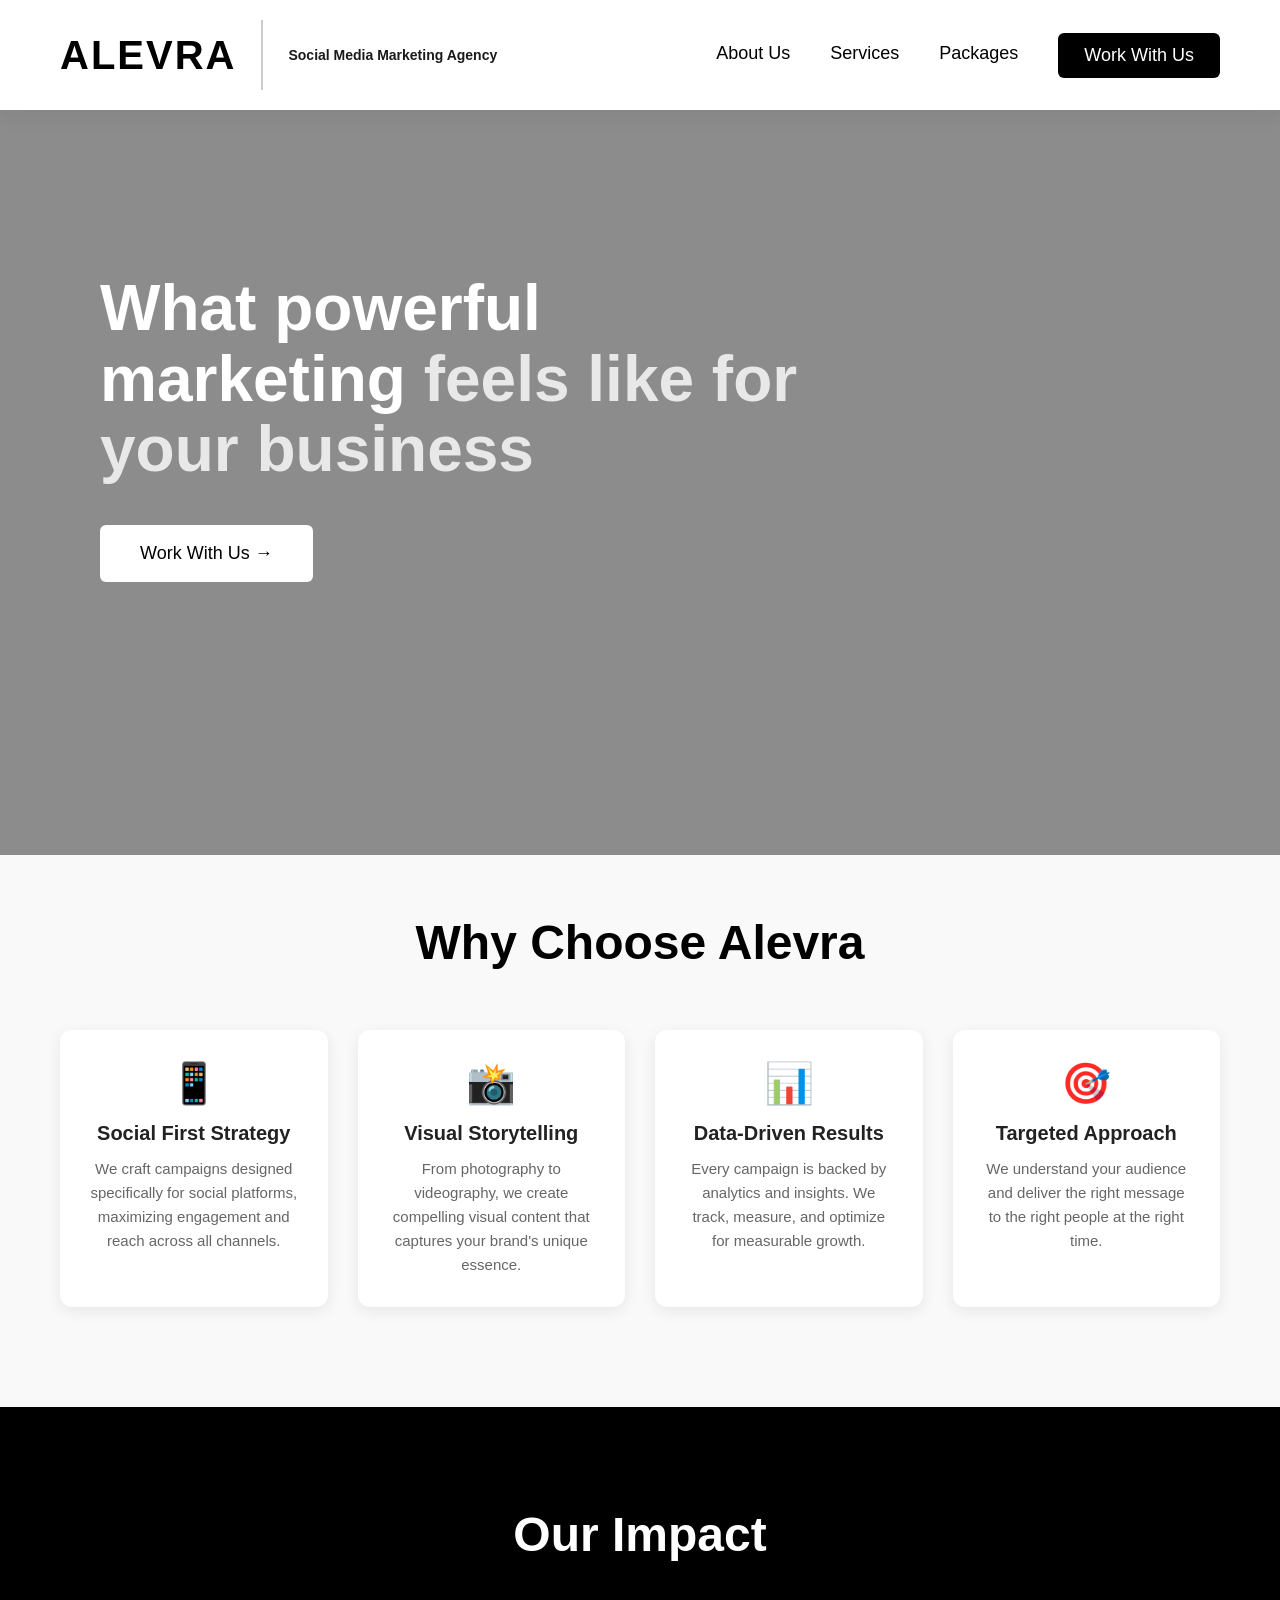
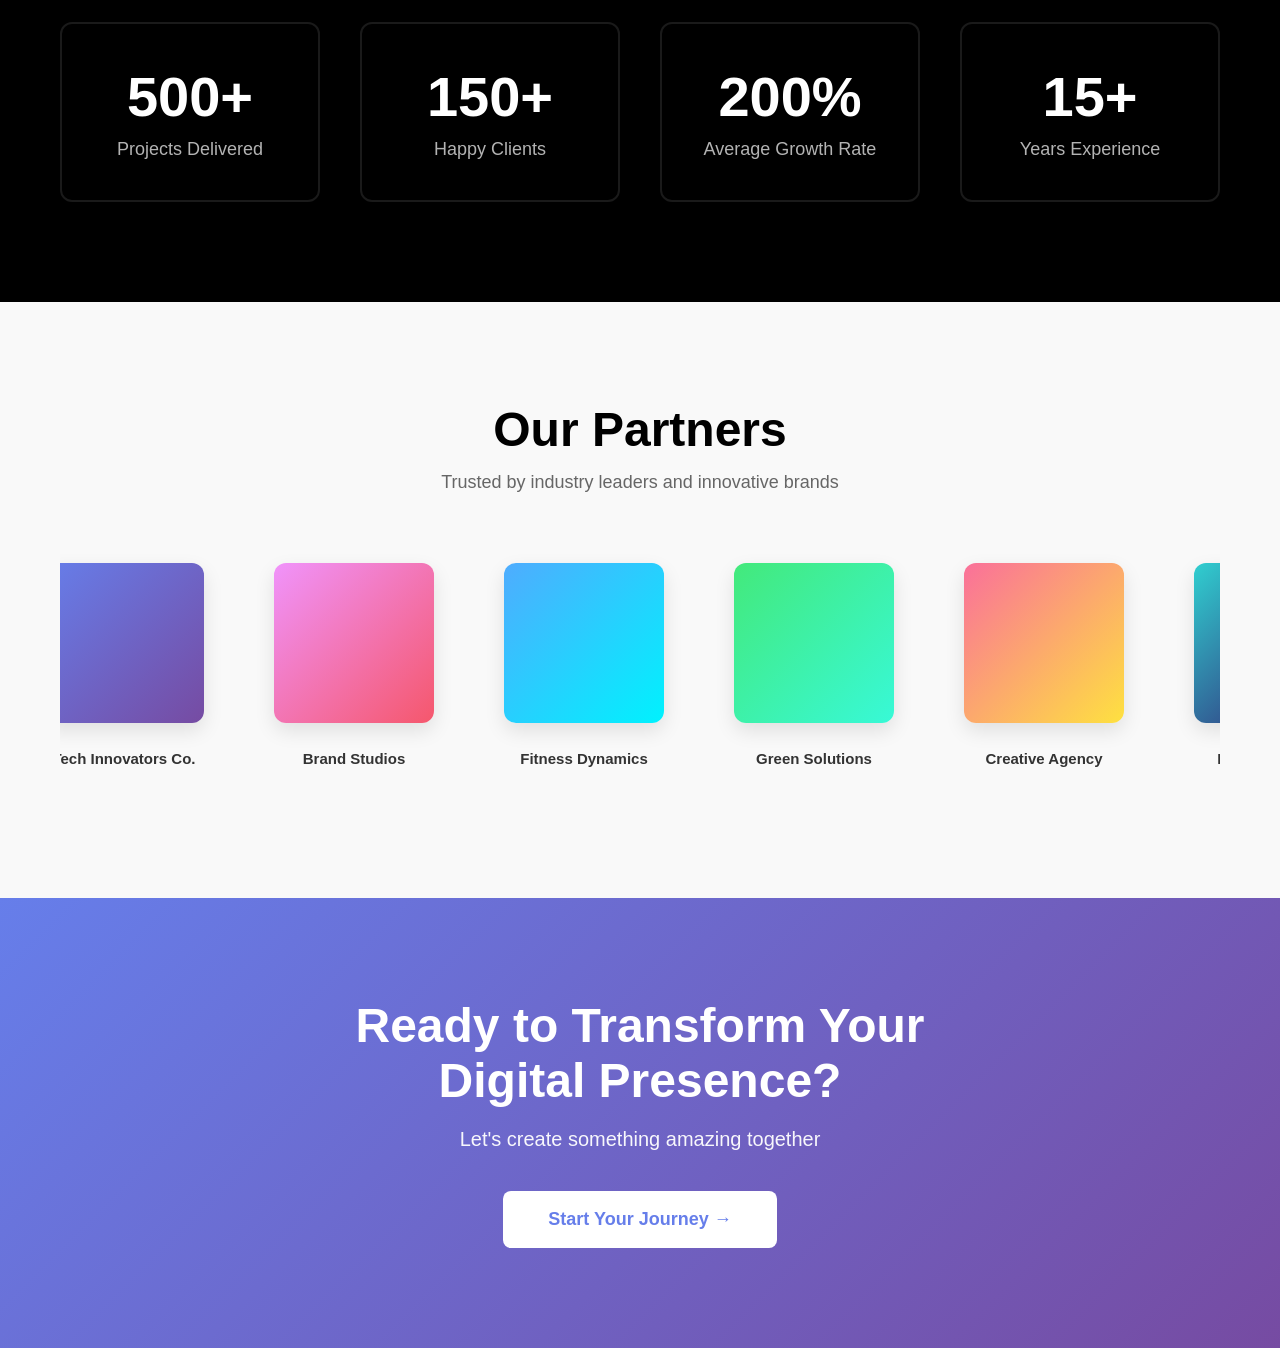
<file: index.html>
<!DOCTYPE html>
<html lang="en">
<head>
    <meta charset="UTF-8">
    <title>Alevra - Home</title>
    <link rel="stylesheet" href="style.css">
</head>
<body>

<header>
    <div class="header-left">
        <a href="index.html" class="logo">ALEVRA</a>
        <div class="header-divider"></div>
       <div class="tagline">
    <span>Social Media Marketing Agency</span>
</div>
    </div>

    <nav>
        <a href="about.html">About Us</a>
        <a href="services.html">Services</a>
        <a href="packages.html">Packages</a>
        <a href="contact.html" class="cta">Work With Us</a>
    </nav>
</header>

<section class="hero">
    <div class="hero-content">
        <h1>
            What powerful marketing
            <span>feels like for your business</span>
        </h1>

        <a href="contact.html" class="hero-btn">Work With Us →</a>
    </div>
</section>

<!-- Why Choose Us Section -->
<section class="why-section">
    <div class="why-container">
        <h2>Why Choose Alevra</h2>
        <div class="why-grid">
            <div class="why-card scroll-animate">
                <div class="why-icon">📱</div>
                <h3>Social First Strategy</h3>
                <p>We craft campaigns designed specifically for social platforms, maximizing engagement and reach across all channels.</p>
            </div>
            <div class="why-card scroll-animate">
                <div class="why-icon">📸</div>
                <h3>Visual Storytelling</h3>
                <p>From photography to videography, we create compelling visual content that captures your brand's unique essence.</p>
            </div>
            <div class="why-card scroll-animate">
                <div class="why-icon">📊</div>
                <h3>Data-Driven Results</h3>
                <p>Every campaign is backed by analytics and insights. We track, measure, and optimize for measurable growth.</p>
            </div>
            <div class="why-card scroll-animate">
                <div class="why-icon">🎯</div>
                <h3>Targeted Approach</h3>
                <p>We understand your audience and deliver the right message to the right people at the right time.</p>
            </div>
        </div>
    </div>
</section>

<!-- Stats Section -->
<section class="stats-section">
    <h2>Our Impact</h2>
    <div class="stats-grid">
        <div class="stat-card scroll-animate">
            <h3 class="stat-number">500+</h3>
            <p>Projects Delivered</p>
        </div>
        <div class="stat-card scroll-animate">
            <h3 class="stat-number">150+</h3>
            <p>Happy Clients</p>
        </div>
        <div class="stat-card scroll-animate">
            <h3 class="stat-number">200%</h3>
            <p>Average Growth Rate</p>
        </div>
        <div class="stat-card scroll-animate">
            <h3 class="stat-number">15+</h3>
            <p>Years Experience</p>
        </div>
    </div>
</section>

<!-- Our Partners Section -->
<section class="partners-section">
    <div class="partners-container">
        <h2>Our Partners</h2>
        <p class="partners-subtitle">Trusted by industry leaders and innovative brands</p>
        <div class="partners-scroll">
            <div class="partner-logo scroll-animate">
                <div class="logo-box" style="background: linear-gradient(135deg, #667eea 0%, #764ba2 100%);"></div>
                <p>Tech Innovators Co.</p>
            </div>
            <div class="partner-logo scroll-animate">
                <div class="logo-box" style="background: linear-gradient(135deg, #f093fb 0%, #f5576c 100%);"></div>
                <p>Brand Studios</p>
            </div>
            <div class="partner-logo scroll-animate">
                <div class="logo-box" style="background: linear-gradient(135deg, #4facfe 0%, #00f2fe 100%);"></div>
                <p>Fitness Dynamics</p>
            </div>
            <div class="partner-logo scroll-animate">
                <div class="logo-box" style="background: linear-gradient(135deg, #43e97b 0%, #38f9d7 100%);"></div>
                <p>Green Solutions</p>
            </div>
            <div class="partner-logo scroll-animate">
                <div class="logo-box" style="background: linear-gradient(135deg, #fa709a 0%, #fee140 100%);"></div>
                <p>Creative Agency</p>
            </div>
            <div class="partner-logo scroll-animate">
                <div class="logo-box" style="background: linear-gradient(135deg, #30cfd0 0%, #330867 100%);"></div>
                <p>Digital Ventures</p>
            </div>
            <div class="partner-logo scroll-animate">
                <div class="logo-box" style="background: linear-gradient(135deg, #a8edea 0%, #fed6e3 100%);"></div>
                <p>E-Commerce Plus</p>
            </div>
            <div class="partner-logo scroll-animate">
                <div class="logo-box" style="background: linear-gradient(135deg, #ff9a9e 0%, #fecfef 100%);"></div>
                <p>Marketing Pro</p>
            </div>
        </div>
    </div>
</section>

<!-- CTA Section -->
<section class="cta-section">
    <div class="cta-content">
        <h2>Ready to Transform Your Digital Presence?</h2>
        <p>Let's create something amazing together</p>
        <a href="contact.html" class="cta-btn">Start Your Journey →</a>
    </div>
</section>

<script>
    // Scroll animation trigger
    const observerOptions = {
        threshold: 0.1,
        rootMargin: '0px 0px -100px 0px'
    };

    const observer = new IntersectionObserver(function(entries) {
        entries.forEach(entry => {
            if (entry.isIntersecting) {
                entry.target.classList.add('animated');
                observer.unobserve(entry.target);
            }
        });
    }, observerOptions);

    document.querySelectorAll('.scroll-animate').forEach(el => {
        observer.observe(el);
    });

    // Auto-scroll partners section with looping
    const partnersScroll = document.querySelector('.partners-scroll');
    const partnerLogos = document.querySelectorAll('.partner-logo');
    
    if (partnersScroll && partnerLogos.length > 0) {
        let scrollPosition = 0;
        const autoScrollSpeed = 1;
        let hoveredLogo = null;
        let totalWidth = 0;
        let logosWidth = 0;

        // Calculate total scrollable width
        partnerLogos.forEach(logo => {
            logosWidth += logo.offsetWidth + 30; // 30px gap
        });
        totalWidth = partnersScroll.scrollWidth;

        // Auto scroll loop
        const scrollInterval = setInterval(() => {
            // Only auto-scroll if not hovering over a specific logo
            if (!hoveredLogo) {
                scrollPosition += autoScrollSpeed;
                
                // Loop seamlessly
                if (scrollPosition >= totalWidth - partnersScroll.clientWidth) {
                    scrollPosition = 0;
                }
                
                partnersScroll.scrollLeft = scrollPosition;
            }
        }, 30);

        // Hover over specific partner boxes
        partnerLogos.forEach(logo => {
            logo.addEventListener('mouseenter', () => {
                hoveredLogo = logo;
            });

            logo.addEventListener('mouseleave', () => {
                hoveredLogo = null;
            });
        });
    }

    // Smooth scroll for anchor links
    document.querySelectorAll('a[href^="#"]').forEach(anchor => {
        anchor.addEventListener('click', function (e) {
            e.preventDefault();
            const target = document.querySelector(this.getAttribute('href'));
            if (target) {
                target.scrollIntoView({ behavior: 'smooth' });
            }
        });
    });
</script>

</body>
</html>
</file>
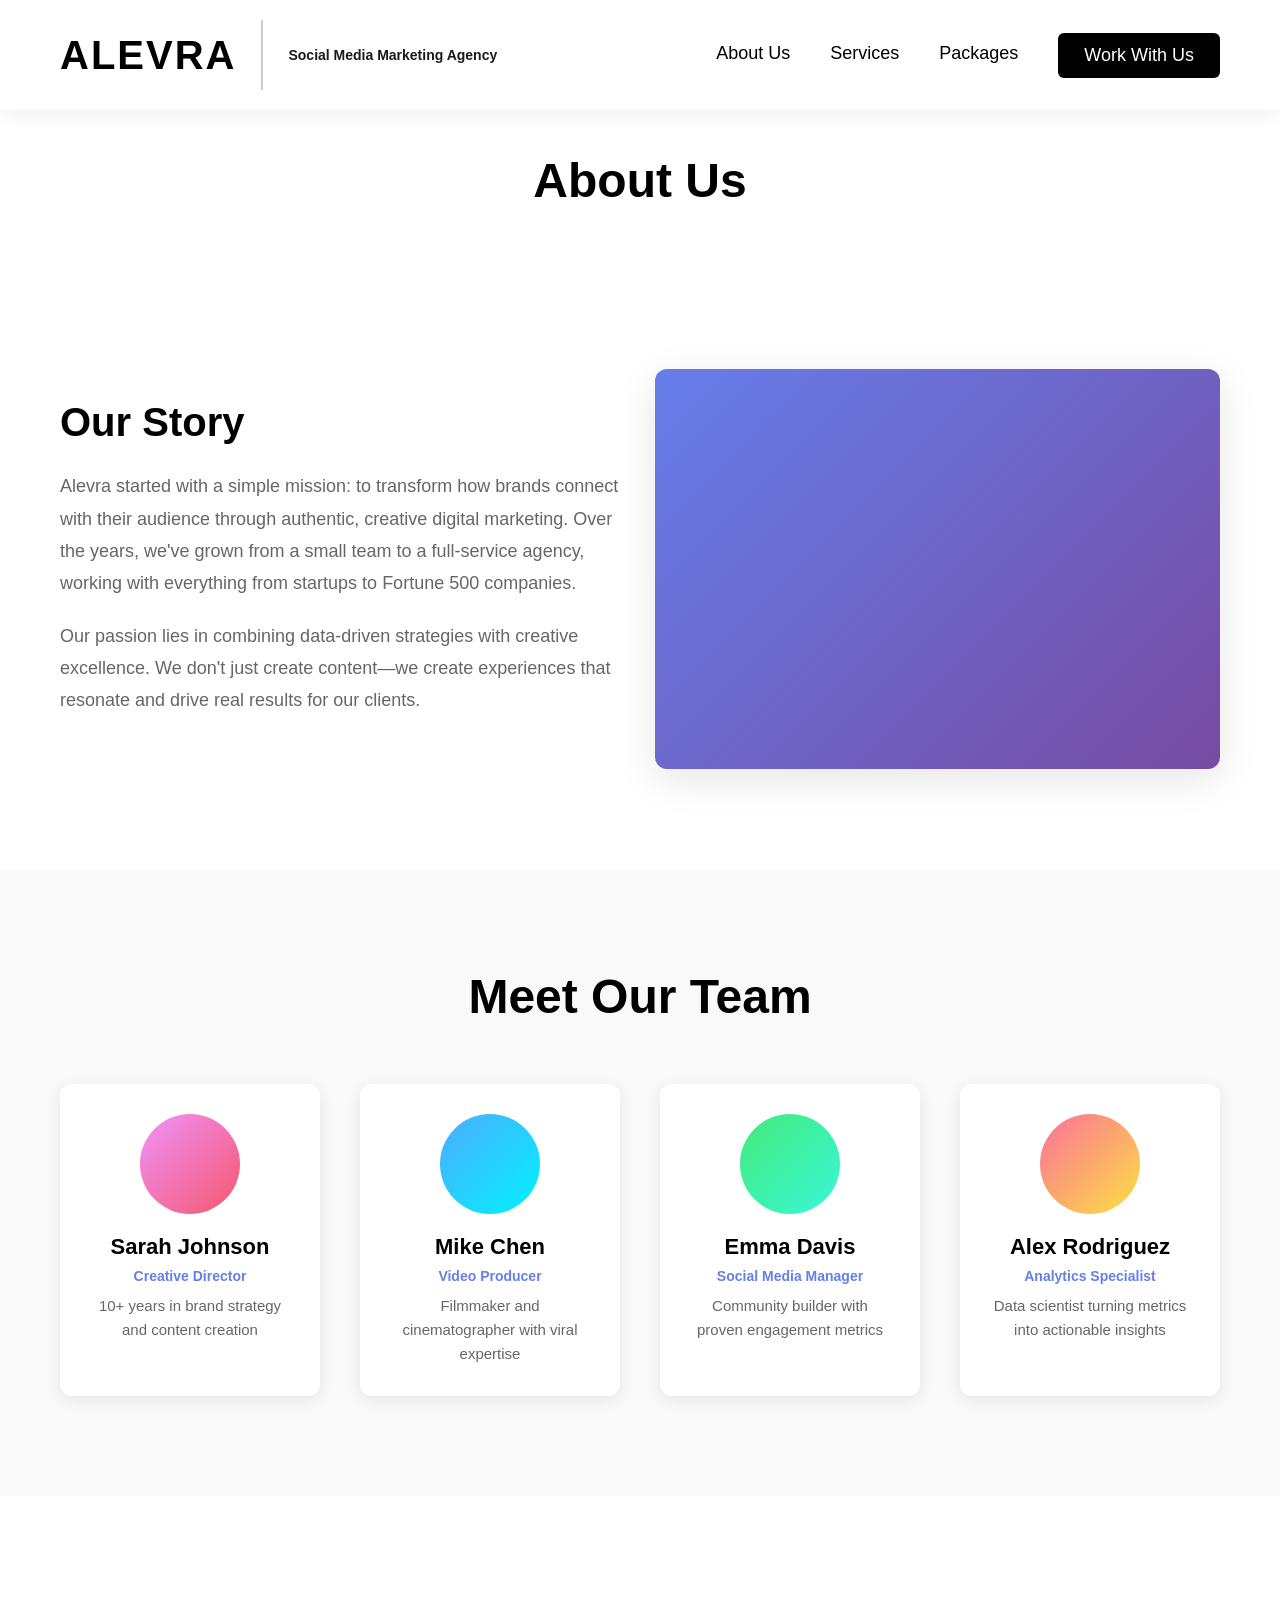
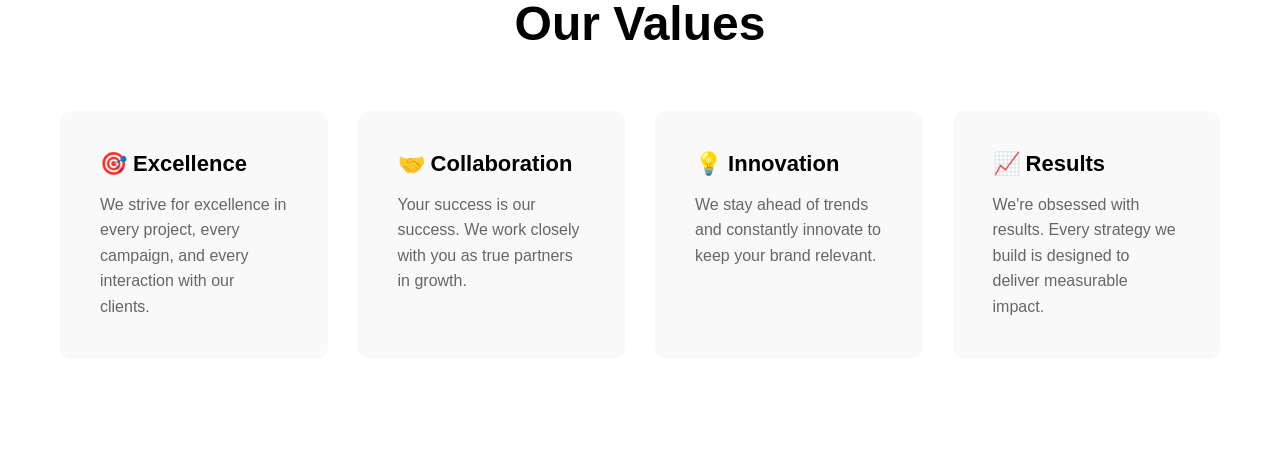
<file: about.html>
<!DOCTYPE html>
<html lang="en">
<head>
    <meta charset="UTF-8">
    <title>Alevra - About</title>
    <link rel="stylesheet" href="style.css">
</head>
<body>

<header>
    <div class="header-left">
        <a href="index.html" class="logo">ALEVRA</a>
        <div class="header-divider"></div>
        <div class="tagline">
            <span>Social Media Marketing Agency</span>
        </div>
    </div>

    <nav>
        <a href="about.html">About Us</a>
        <a href="services.html">Services</a>
        <a href="packages.html">Packages</a>
        <a href="contact.html" class="cta">Work With Us</a>
    </nav>
</header>
<!-- About heading -->
<section class="about-intro">
    <div class="intro-container">
        <h2>About Us</h2>
    </div>
</section>

<!-- Our Story Section -->
<section class="story-section">
    <div class="story-container">
        <div class="story-text">
            <h2>Our Story</h2>
            <p>Alevra started with a simple mission: to transform how brands connect with their audience through authentic, creative digital marketing. Over the years, we've grown from a small team to a full-service agency, working with everything from startups to Fortune 500 companies.</p>
            <p>Our passion lies in combining data-driven strategies with creative excellence. We don't just create content—we create experiences that resonate and drive real results for our clients.</p>
        </div>
        <div class="story-image">
            <div class="placeholder-image" style="background: linear-gradient(135deg, #667eea 0%, #764ba2 100%);"></div>
        </div>
    </div>
</section>

<!-- Team Section -->
<section class="team-section">
    <div class="team-container">
        <h2>Meet Our Team</h2>
        <div class="team-grid">
            <div class="team-card scroll-animate">
                <div class="team-avatar" style="background: linear-gradient(135deg, #f093fb 0%, #f5576c 100%);"></div>
                <h3>Sarah Johnson</h3>
                <p class="role">Creative Director</p>
                <p class="bio">10+ years in brand strategy and content creation</p>
            </div>
            <div class="team-card scroll-animate">
                <div class="team-avatar" style="background: linear-gradient(135deg, #4facfe 0%, #00f2fe 100%);"></div>
                <h3>Mike Chen</h3>
                <p class="role">Video Producer</p>
                <p class="bio">Filmmaker and cinematographer with viral expertise</p>
            </div>
            <div class="team-card scroll-animate">
                <div class="team-avatar" style="background: linear-gradient(135deg, #43e97b 0%, #38f9d7 100%);"></div>
                <h3>Emma Davis</h3>
                <p class="role">Social Media Manager</p>
                <p class="bio">Community builder with proven engagement metrics</p>
            </div>
            <div class="team-card scroll-animate">
                <div class="team-avatar" style="background: linear-gradient(135deg, #fa709a 0%, #fee140 100%);"></div>
                <h3>Alex Rodriguez</h3>
                <p class="role">Analytics Specialist</p>
                <p class="bio">Data scientist turning metrics into actionable insights</p>
            </div>
        </div>
    </div>
</section>

<!-- Values Section -->
<section class="values-section">
    <div class="values-container">
        <h2>Our Values</h2>
        <div class="values-grid">
            <div class="value-card scroll-animate">
                <h3>🎯 Excellence</h3>
                <p>We strive for excellence in every project, every campaign, and every interaction with our clients.</p>
            </div>
            <div class="value-card scroll-animate">
                <h3>🤝 Collaboration</h3>
                <p>Your success is our success. We work closely with you as true partners in growth.</p>
            </div>
            <div class="value-card scroll-animate">
                <h3>💡 Innovation</h3>
                <p>We stay ahead of trends and constantly innovate to keep your brand relevant.</p>
            </div>
            <div class="value-card scroll-animate">
                <h3>📈 Results</h3>
                <p>We're obsessed with results. Every strategy we build is designed to deliver measurable impact.</p>
            </div>
        </div>
    </div>
</section>

<script>
    // Scroll animation trigger
    const observerOptions = {
        threshold: 0.1,
        rootMargin: '0px 0px -100px 0px'
    };

    const observer = new IntersectionObserver(function(entries) {
        entries.forEach(entry => {
            if (entry.isIntersecting) {
                entry.target.classList.add('animated');
                observer.unobserve(entry.target);
            }
        });
    }, observerOptions);

    document.querySelectorAll('.scroll-animate').forEach(el => {
        observer.observe(el);
    });
</script>

</body>
</html>
</file>
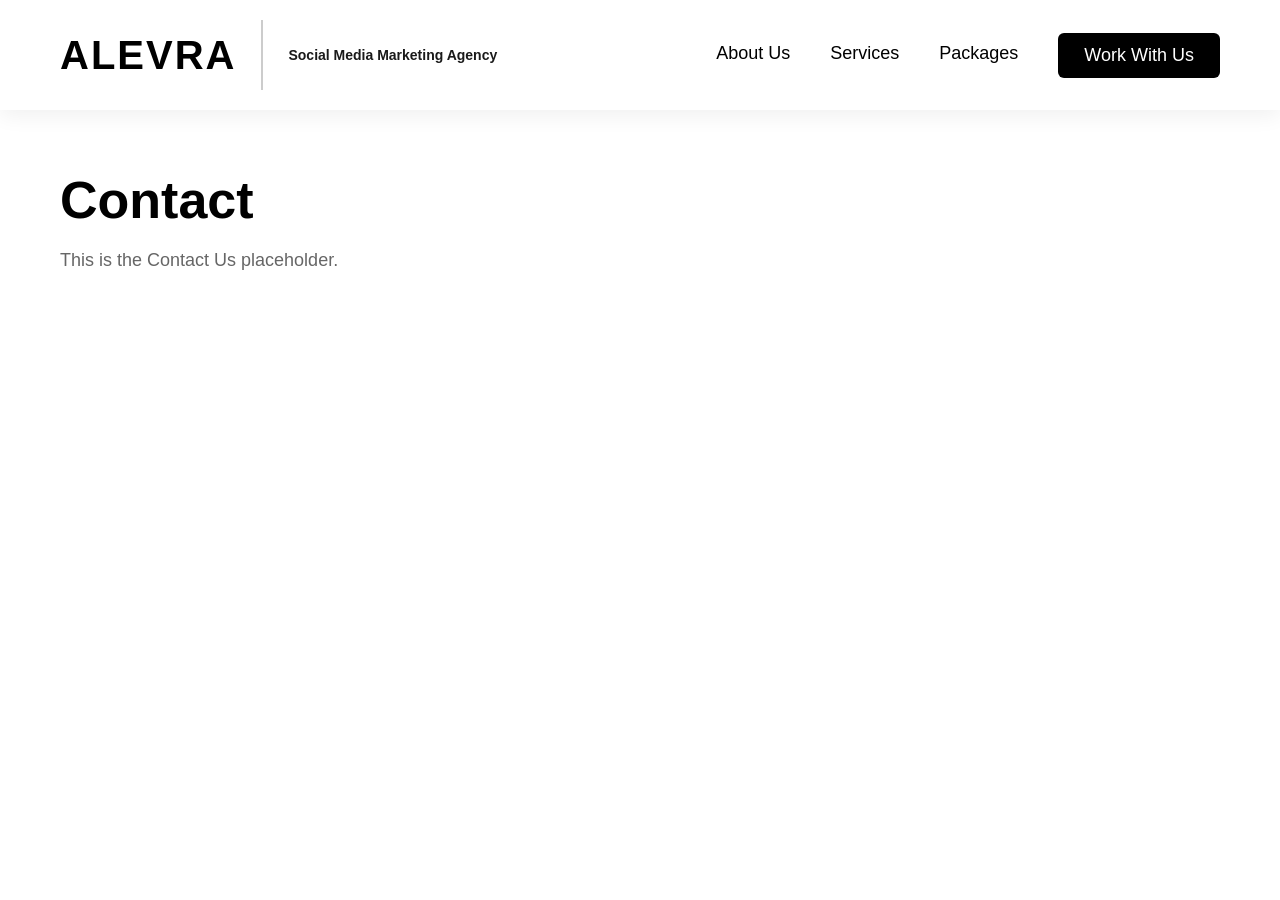
<file: contact.html>
<!DOCTYPE html>
<html lang="en">
<head>
    <meta charset="UTF-8">
    <title>Alevra - Contact</title>
    <link rel="stylesheet" href="style.css">
</head>
<body>

<header>
    <div class="header-left">
        <a href="index.html" class="logo">ALEVRA</a>
        <div class="header-divider"></div>
        <div class="tagline">
            <span>Social Media Marketing Agency</span>
        </div>
    </div>

    <nav>
        <a href="about.html">About Us</a>
        <a href="services.html">Services</a>
        <a href="packages.html">Packages</a>
        <a href="contact.html" class="cta">Work With Us</a>
    </nav>
</header>

<section class="page-hero">
    <div class="page-content">
        <h1>Contact</h1>
        <p>This is the Contact Us  placeholder.</p>
    </div>
</section>

</body>
</html>
</file>
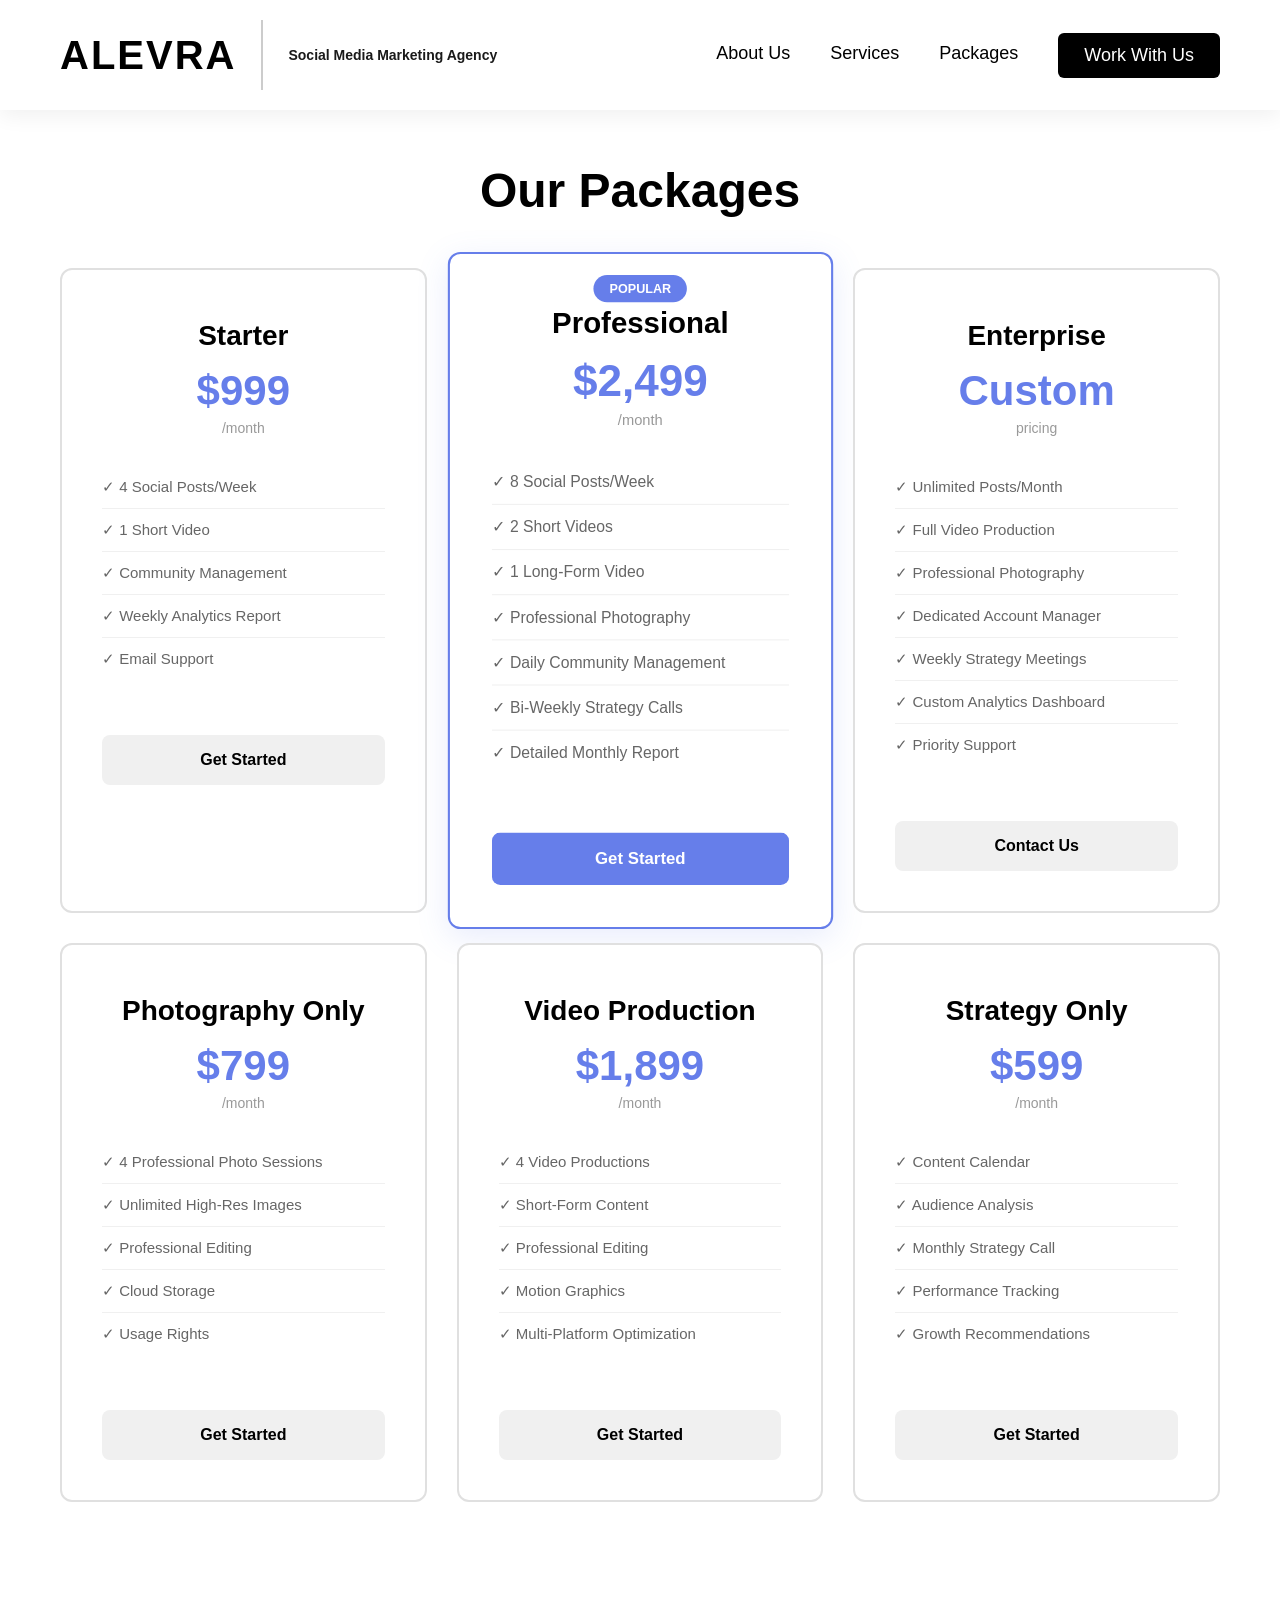
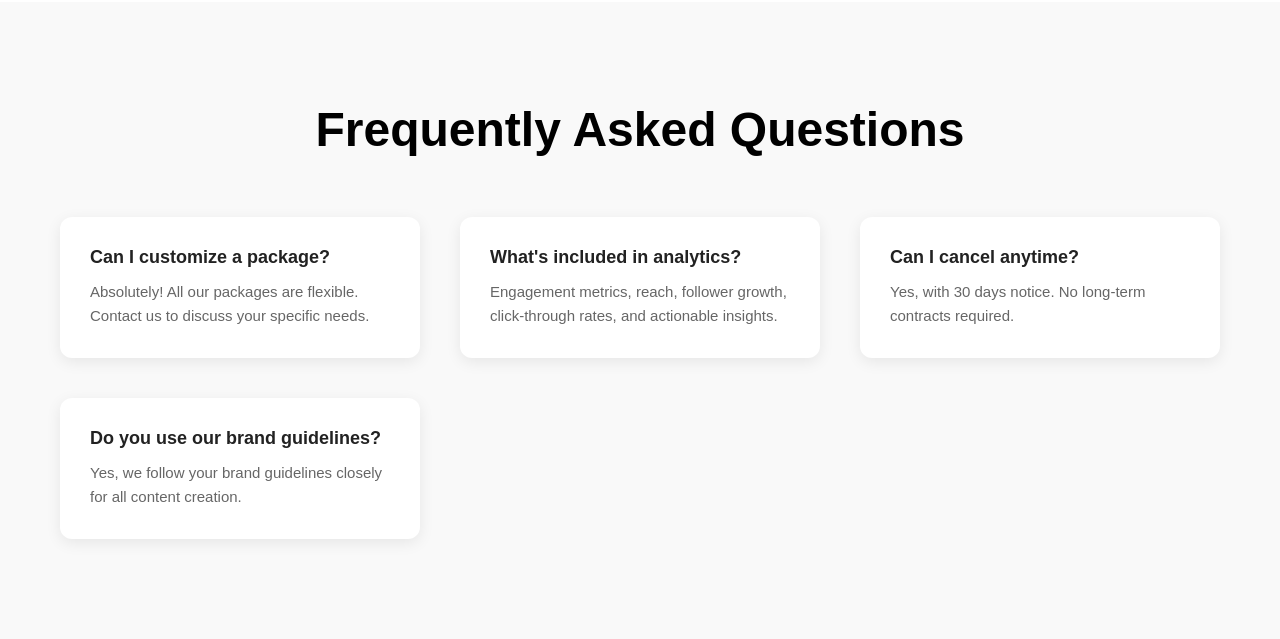
<file: packages.html>
<!DOCTYPE html>
<html lang="en">
<head>
    <meta charset="UTF-8">
    <title>Alevra - Packages</title>
    <link rel="stylesheet" href="style.css">
</head>
<body>

<header>
    <div class="header-left">
        <a href="index.html" class="logo">ALEVRA</a>
        <div class="header-divider"></div>
        <div class="tagline">
            <span>Social Media Marketing Agency</span>
        </div>
    </div>

    <nav>
        <a href="about.html">About Us</a>
        <a href="services.html">Services</a>
        <a href="packages.html">Packages</a>
        <a href="contact.html" class="cta">Work With Us</a>
    </nav>
</header>

<!-- Packages Section -->
<section class="packages-section">
    <div class="packages-container">
        <h2 class="packages-main-title">Our Packages</h2>
        <div class="packages-grid">
            <!-- First Row -->
            <div class="package-box scroll-animate">
                <div class="package-header">Starter</div>
                <div class="package-price">$999</div>
                <div class="package-period">/month</div>
                <ul class="package-features">
                    <li>✓ 4 Social Posts/Week</li>
                    <li>✓ 1 Short Video</li>
                    <li>✓ Community Management</li>
                    <li>✓ Weekly Analytics Report</li>
                    <li>✓ Email Support</li>
                </ul>
                <a href="contact.html" class="package-btn">Get Started</a>
            </div>

            <div class="package-box scroll-animate featured">
                <div class="package-badge">POPULAR</div>
                <div class="package-header">Professional</div>
                <div class="package-price">$2,499</div>
                <div class="package-period">/month</div>
                <ul class="package-features">
                    <li>✓ 8 Social Posts/Week</li>
                    <li>✓ 2 Short Videos</li>
                    <li>✓ 1 Long-Form Video</li>
                    <li>✓ Professional Photography</li>
                    <li>✓ Daily Community Management</li>
                    <li>✓ Bi-Weekly Strategy Calls</li>
                    <li>✓ Detailed Monthly Report</li>
                </ul>
                <a href="contact.html" class="package-btn primary">Get Started</a>
            </div>

            <div class="package-box scroll-animate">
                <div class="package-header">Enterprise</div>
                <div class="package-price">Custom</div>
                <div class="package-period">pricing</div>
                <ul class="package-features">
                    <li>✓ Unlimited Posts/Month</li>
                    <li>✓ Full Video Production</li>
                    <li>✓ Professional Photography</li>
                    <li>✓ Dedicated Account Manager</li>
                    <li>✓ Weekly Strategy Meetings</li>
                    <li>✓ Custom Analytics Dashboard</li>
                    <li>✓ Priority Support</li>
                </ul>
                <a href="contact.html" class="package-btn">Contact Us</a>
            </div>

            <!-- Second Row -->
            <div class="package-box scroll-animate">
                <div class="package-header">Photography Only</div>
                <div class="package-price">$799</div>
                <div class="package-period">/month</div>
                <ul class="package-features">
                    <li>✓ 4 Professional Photo Sessions</li>
                    <li>✓ Unlimited High-Res Images</li>
                    <li>✓ Professional Editing</li>
                    <li>✓ Cloud Storage</li>
                    <li>✓ Usage Rights</li>
                </ul>
                <a href="contact.html" class="package-btn">Get Started</a>
            </div>

            <div class="package-box scroll-animate">
                <div class="package-header">Video Production</div>
                <div class="package-price">$1,899</div>
                <div class="package-period">/month</div>
                <ul class="package-features">
                    <li>✓ 4 Video Productions</li>
                    <li>✓ Short-Form Content</li>
                    <li>✓ Professional Editing</li>
                    <li>✓ Motion Graphics</li>
                    <li>✓ Multi-Platform Optimization</li>
                </ul>
                <a href="contact.html" class="package-btn">Get Started</a>
            </div>

            <div class="package-box scroll-animate">
                <div class="package-header">Strategy Only</div>
                <div class="package-price">$599</div>
                <div class="package-period">/month</div>
                <ul class="package-features">
                    <li>✓ Content Calendar</li>
                    <li>✓ Audience Analysis</li>
                    <li>✓ Monthly Strategy Call</li>
                    <li>✓ Performance Tracking</li>
                    <li>✓ Growth Recommendations</li>
                </ul>
                <a href="contact.html" class="package-btn">Get Started</a>
            </div>
        </div>
    </div>
</section>

<!-- FAQ Section -->
<section class="packages-faq">
    <div class="faq-container">
        <h2>Frequently Asked Questions</h2>
        <div class="faq-grid">
            <div class="faq-item scroll-animate">
                <h3>Can I customize a package?</h3>
                <p>Absolutely! All our packages are flexible. Contact us to discuss your specific needs.</p>
            </div>
            <div class="faq-item scroll-animate">
                <h3>What's included in analytics?</h3>
                <p>Engagement metrics, reach, follower growth, click-through rates, and actionable insights.</p>
            </div>
            <div class="faq-item scroll-animate">
                <h3>Can I cancel anytime?</h3>
                <p>Yes, with 30 days notice. No long-term contracts required.</p>
            </div>
            <div class="faq-item scroll-animate">
                <h3>Do you use our brand guidelines?</h3>
                <p>Yes, we follow your brand guidelines closely for all content creation.</p>
            </div>
        </div>
    </div>
</section>

<script>
    // Scroll animation trigger
    const observerOptions = {
        threshold: 0.1,
        rootMargin: '0px 0px -100px 0px'
    };

    const observer = new IntersectionObserver(function(entries) {
        entries.forEach(entry => {
            if (entry.isIntersecting) {
                entry.target.classList.add('animated');
                observer.unobserve(entry.target);
            }
        });
    }, observerOptions);

    document.querySelectorAll('.scroll-animate').forEach(el => {
        observer.observe(el);
    });
</script>

</body>
</html>
</file>
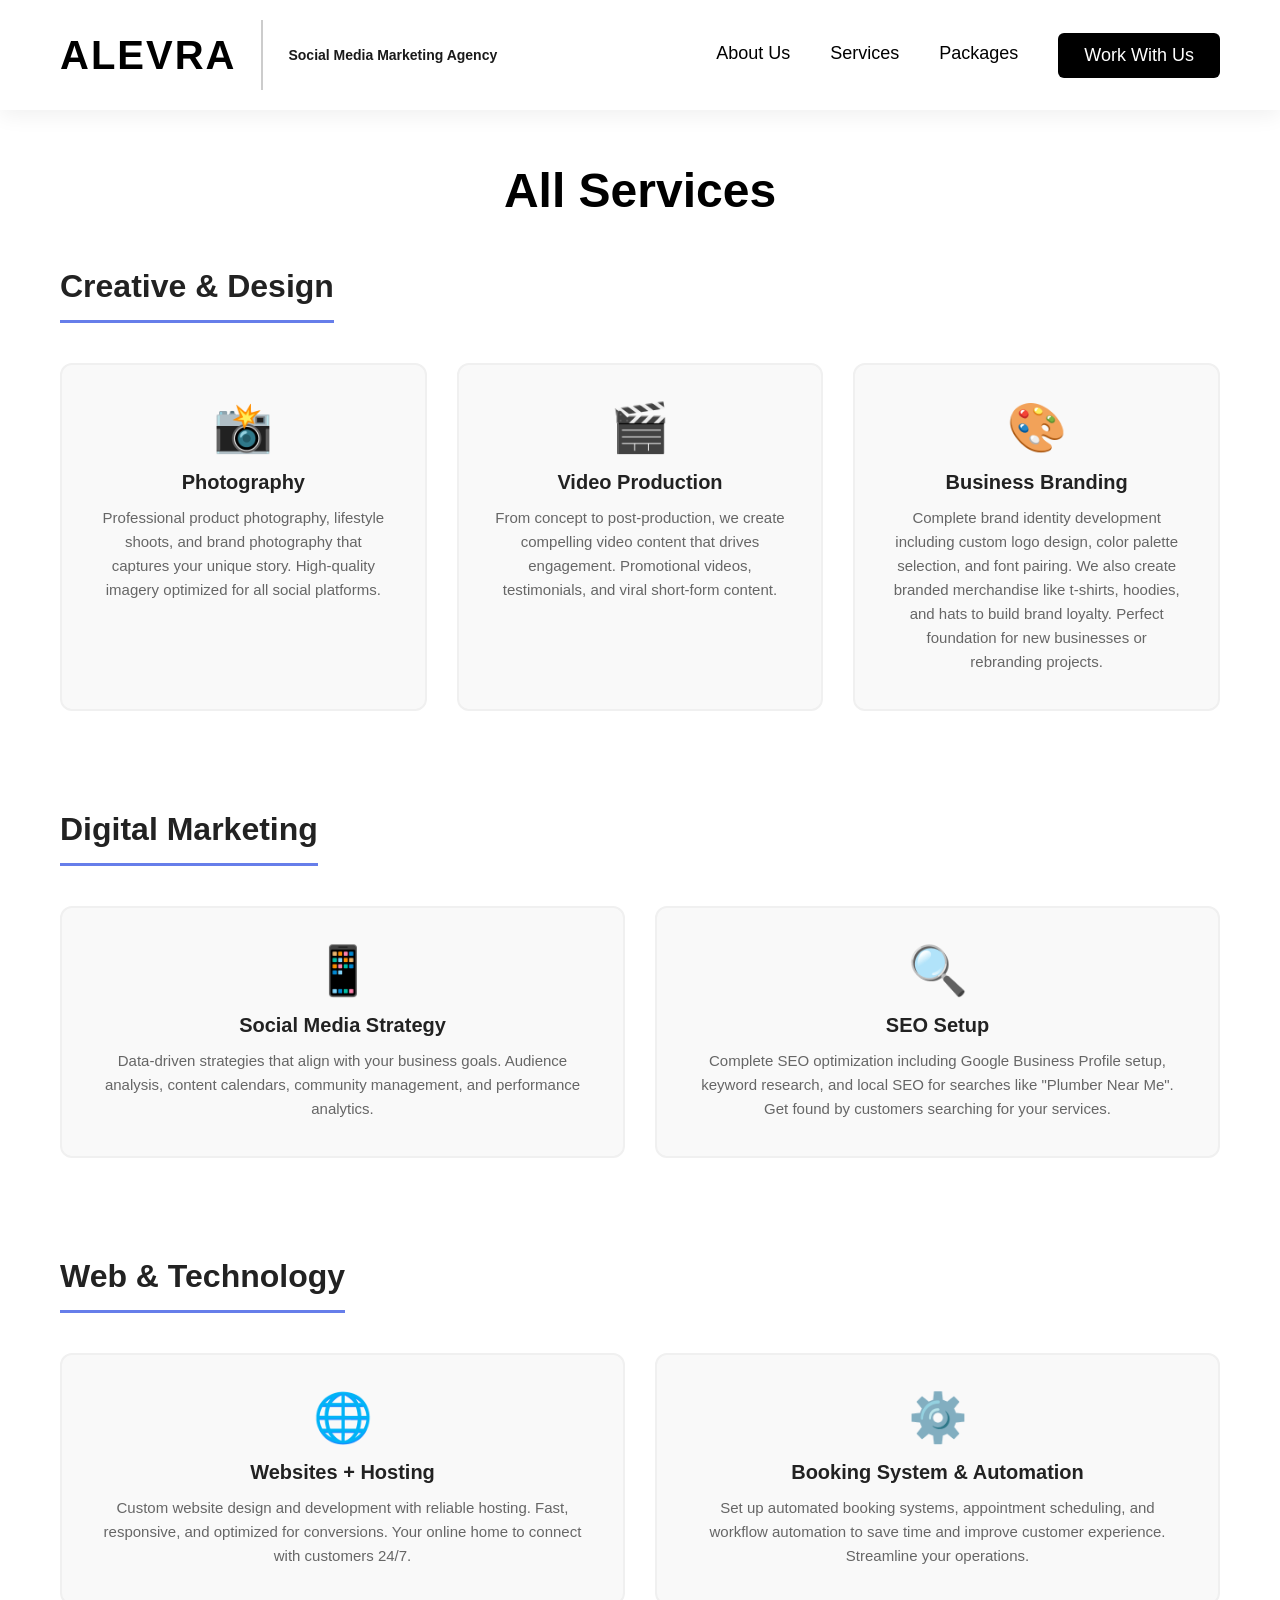
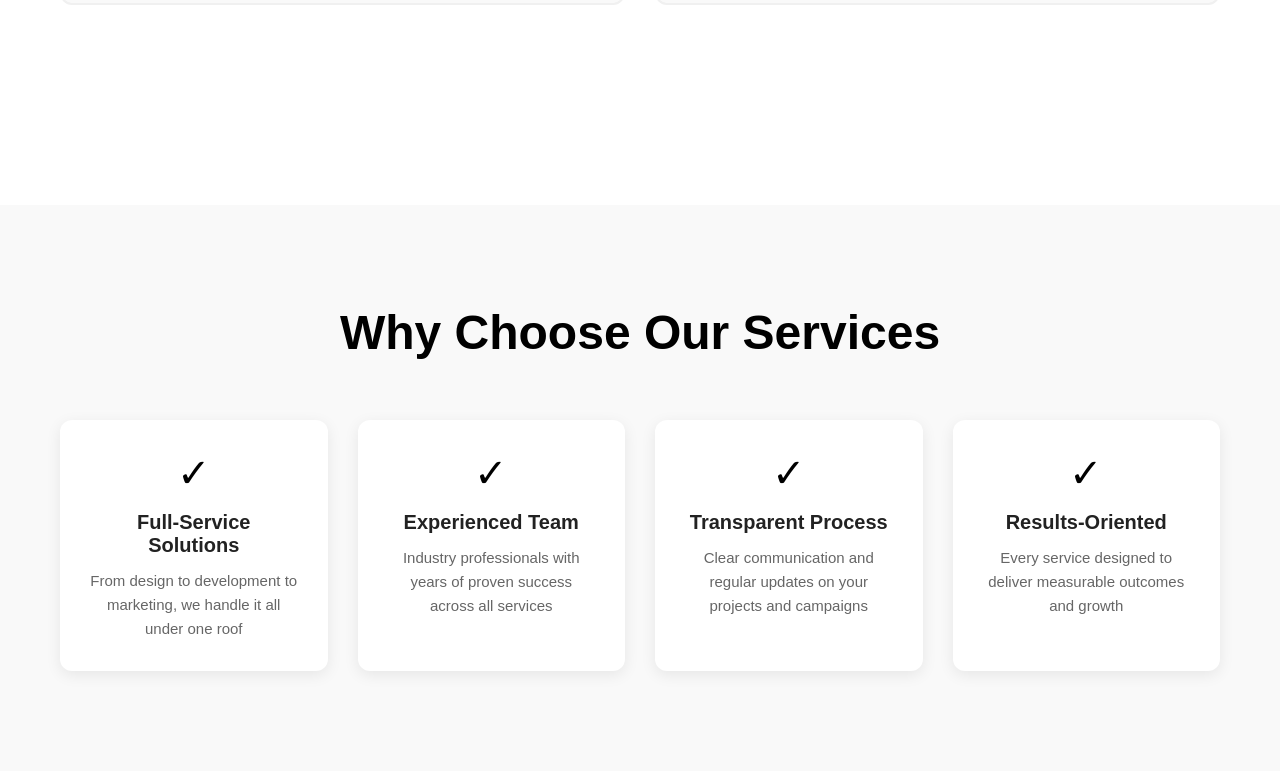
<file: services.html>
<!DOCTYPE html>
<html lang="en">
<head>
    <meta charset="UTF-8">
    <title>Alevra - Services</title>
    <link rel="stylesheet" href="style.css">
</head>
<body>

<header>
    <div class="header-left">
        <a href="index.html" class="logo">ALEVRA</a>
        <div class="header-divider"></div>
        <div class="tagline">
            <span>Social Media Marketing Agency</span>
        </div>
    </div>

    <nav>
        <a href="about.html">About Us</a>
        <a href="services.html">Services</a>
        <a href="packages.html">Packages</a>
        <a href="contact.html" class="cta">Work With Us</a>
    </nav>
</header>

<!-- Services Categories Section -->
<section class="services-categories">
    <div class="services-container">
        <h2>All Services</h2>
        
        <!-- Creative & Design Services -->
        <div class="service-category">
            <h3 class="category-title">Creative & Design</h3>
            <div class="service-grid">
                <div class="service-card scroll-animate">
                    <div class="service-icon">📸</div>
                    <h4>Photography</h4>
                    <p>Professional product photography, lifestyle shoots, and brand photography that captures your unique story. High-quality imagery optimized for all social platforms.</p>
                </div>

                <div class="service-card scroll-animate">
                    <div class="service-icon">🎬</div>
                    <h4>Video Production</h4>
                    <p>From concept to post-production, we create compelling video content that drives engagement. Promotional videos, testimonials, and viral short-form content.</p>
                </div>

                <div class="service-card scroll-animate">
                    <div class="service-icon">🎨</div>
                    <h4>Business Branding</h4>
                    <p>Complete brand identity development including custom logo design, color palette selection, and font pairing. We also create branded merchandise like t-shirts, hoodies, and hats to build brand loyalty. Perfect foundation for new businesses or rebranding projects.</p>
                </div>
            </div>
        </div>

        <!-- Digital Marketing Services -->
        <div class="service-category">
            <h3 class="category-title">Digital Marketing</h3>
            <div class="service-grid">
                <div class="service-card scroll-animate">
                    <div class="service-icon">📱</div>
                    <h4>Social Media Strategy</h4>
                    <p>Data-driven strategies that align with your business goals. Audience analysis, content calendars, community management, and performance analytics.</p>
                </div>

                <div class="service-card scroll-animate">
                    <div class="service-icon">🔍</div>
                    <h4>SEO Setup</h4>
                    <p>Complete SEO optimization including Google Business Profile setup, keyword research, and local SEO for searches like "Plumber Near Me". Get found by customers searching for your services.</p>
                </div>
            </div>
        </div>

        <!-- Web & Technology Services -->
        <div class="service-category">
            <h3 class="category-title">Web & Technology</h3>
            <div class="service-grid">
                <div class="service-card scroll-animate">
                    <div class="service-icon">🌐</div>
                    <h4>Websites + Hosting</h4>
                    <p>Custom website design and development with reliable hosting. Fast, responsive, and optimized for conversions. Your online home to connect with customers 24/7.</p>
                </div>

                <div class="service-card scroll-animate">
                    <div class="service-icon">⚙️</div>
                    <h4>Booking System & Automation</h4>
                    <p>Set up automated booking systems, appointment scheduling, and workflow automation to save time and improve customer experience. Streamline your operations.</p>
                </div>
            </div>
        </div>
    </div>
</section>

<!-- Why Choose Section -->
<section class="services-why">
    <h2>Why Choose Our Services</h2>
    <div class="why-grid">
        <div class="why-card scroll-animate">
            <div class="why-icon">✓</div>
            <h3>Full-Service Solutions</h3>
            <p>From design to development to marketing, we handle it all under one roof</p>
        </div>
        <div class="why-card scroll-animate">
            <div class="why-icon">✓</div>
            <h3>Experienced Team</h3>
            <p>Industry professionals with years of proven success across all services</p>
        </div>
        <div class="why-card scroll-animate">
            <div class="why-icon">✓</div>
            <h3>Transparent Process</h3>
            <p>Clear communication and regular updates on your projects and campaigns</p>
        </div>
        <div class="why-card scroll-animate">
            <div class="why-icon">✓</div>
            <h3>Results-Oriented</h3>
            <p>Every service designed to deliver measurable outcomes and growth</p>
        </div>
    </div>
</section>

<script>
    // Scroll animation trigger
    const observerOptions = {
        threshold: 0.1,
        rootMargin: '0px 0px -100px 0px'
    };

    const observer = new IntersectionObserver(function(entries) {
        entries.forEach(entry => {
            if (entry.isIntersecting) {
                entry.target.classList.add('animated');
                observer.unobserve(entry.target);
            }
        });
    }, observerOptions);

    document.querySelectorAll('.scroll-animate').forEach(el => {
        observer.observe(el);
    });
</script>

</body>
</html>
</file>
<file: style.css>
/* RESET */
* {
    margin: 0;
    padding: 0;
    box-sizing: border-box;
    font-family: Arial, Helvetica, sans-serif;
}

body {
    min-height: 100vh;
}

/* ================= HEADER ================= */

header {
    position: fixed;
    top: 0;
    width: 100%;
    height: 110px;
    background: white;

    display: flex;
    align-items: center;
    justify-content: space-between;

    padding: 0 60px;

    box-shadow: 0 6px 20px rgba(0,0,0,0.06);
    z-index: 1000;
}
/* LEFT SIDE GROUP */
.header-left {
    display: flex;
    align-items: center;
    gap: 25px;
}

/* Divider between logo and tagline */
.header-divider {
    width: 2px;
    height: 70px;
    background: #ccc;
}

/* Tagline */
.tagline {
    display: flex;
    flex-direction: column;
    font-size: 13px;
    color: #555;
    line-height: 1.5;
    gap: 2px;
}

/* First line slightly stronger */
.tagline span:first-child {
    font-weight: 700;
    color: #1a1a1a;
    font-size: 14px;
}

/* LOGO */
.logo {
    font-size: 40px;
    font-weight: 700;
    text-decoration: none;
    color: black;
    letter-spacing: 2px;
    line-height: 1;
}

/* NAV */
nav {
    display: flex;
    gap: 40px;
}

/* NAV LINKS */
nav a {
    position: relative;
    text-decoration: none;
    color: black;
    font-size: 18px;
    font-weight: 500;
    padding: 10px 0;
    transition: 0.2s ease;
}

/* Underline animation */
nav a::after {
    content: "";
    position: absolute;
    left: 0;
    bottom: 0;
    width: 0%;
    height: 2px;
    background: black;
    transition: width 0.3s ease;
}

nav a:hover::after {
    width: 100%;
}

/* CTA BUTTON */
.cta {
    padding: 12px 26px;
    background: black;
    color: white;
    border-radius: 6px;
    transition: 0.2s ease;
}

.cta:hover {
    background: #222;
    transform: translateY(-2px);
    box-shadow: 0 8px 18px rgba(0,0,0,0.15);
}

/* Remove underline animation from CTA only */
.cta::after {
    display: none;
}

/* ================= HERO ================= */

.hero {
    height: 95vh;
    background: url("https://images.unsplash.com/photo-1500530855697-b586d89ba3ee") center/cover no-repeat;
    position: relative;

    display: flex;
    align-items: center;

    padding: 0 100px;
}

/* Overlay */
.hero::before {
    content: "";
    position: absolute;
    inset: 0;
    background: rgba(0,0,0,0.45);
}

.hero-content {
    position: relative;
    color: white;
    max-width: 700px;
}

.hero h1 {
    font-size: 64px;
    font-weight: 600;
    line-height: 1.1;
    margin-bottom: 40px;
}

.hero h1 span {
    opacity: 0.8;
}

.hero-btn {
    display: inline-block;
    padding: 18px 40px;
    background: white;
    color: black;
    text-decoration: none;
    font-size: 18px;
    font-weight: 500;
    border-radius: 6px;
    transition: 0.2s ease;
}

.hero-btn:hover {
    background: #f0f0f0;
    transform: translateY(-3px);
    box-shadow: 0 8px 30px rgba(0,0,0,0.12);
}

.page-hero {
    padding-top: 180px;   /* pushes content below fixed header */
    padding-left: 60px;
    padding-right: 100px;
}

/* ================= WHY SECTION ================= */

.why-section {
    padding: 60px 60px 100px 60px;
    background: #f9f9f9;
}

.why-container {
    max-width: 1200px;
    margin: 0 auto;
}

.why-section h2 {
    font-size: 48px;
    font-weight: 600;
    margin-bottom: 60px;
    text-align: center;
}

.why-grid {
    display: grid;
    grid-template-columns: repeat(auto-fit, minmax(280px, 1fr));
    gap: 40px;
}

.why-card {
    background: white;
    padding: 40px;
    border-radius: 12px;
    box-shadow: 0 4px 15px rgba(0,0,0,0.08);
    transition: all 0.3s ease;
    opacity: 0;
    transform: translateY(30px);
}

.why-card.animated {
    opacity: 1;
    transform: translateY(0);
}

.why-card:hover {
    transform: translateY(-10px);
    box-shadow: 0 12px 30px rgba(0,0,0,0.15);
}

.why-icon {
    font-size: 48px;
    margin-bottom: 20px;
}

.why-card h3 {
    font-size: 24px;
    margin-bottom: 15px;
    color: #222;
}

.why-card p {
    font-size: 16px;
    color: #666;
    line-height: 1.6;
}

/* ================= STATS SECTION ================= */

.stats-section {
    padding: 100px 60px;
    background: black;
    color: white;
}

.stats-section h2 {
    font-size: 48px;
    font-weight: 600;
    margin-bottom: 60px;
    text-align: center;
}

.stats-grid {
    display: grid;
    grid-template-columns: repeat(auto-fit, minmax(250px, 1fr));
    gap: 40px;
    max-width: 1200px;
    margin: 0 auto;
}

.stat-card {
    text-align: center;
    padding: 40px;
    border: 2px solid rgba(255,255,255,0.1);
    border-radius: 12px;
    opacity: 0;
    transform: scale(0.9);
    transition: all 0.3s ease;
}

.stat-card.animated {
    opacity: 1;
    transform: scale(1);
}

.stat-card:hover {
    border-color: rgba(255,255,255,0.3);
    background: rgba(255,255,255,0.05);
}

.stat-number {
    font-size: 56px;
    font-weight: 700;
    margin-bottom: 10px;
    color: #fff;
}

.stat-card p {
    font-size: 18px;
    color: rgba(255,255,255,0.7);
}

/* ================= RECENT WORK ================= */

.recent-work {
    padding: 100px 60px;
    background: white;
}

.recent-container {
    max-width: 1200px;
    margin: 0 auto;
}

.recent-work h2 {
    font-size: 48px;
    font-weight: 600;
    margin-bottom: 60px;
    text-align: center;
}

.work-grid {
    display: grid;
    grid-template-columns: repeat(auto-fit, minmax(300px, 1fr));
    gap: 40px;
}

.work-card {
    height: 300px;
    border-radius: 12px;
    position: relative;
    overflow: hidden;
    cursor: pointer;
    opacity: 0;
    transform: translateY(30px);
    transition: all 0.3s ease;
}

.work-card.animated {
    opacity: 1;
    transform: translateY(0);
}

.work-card:hover {
    transform: translateY(-10px);
    box-shadow: 0 15px 40px rgba(0,0,0,0.2);
}

.work-overlay {
    position: absolute;
    inset: 0;
    background: rgba(0,0,0,0.3);
    display: flex;
    flex-direction: column;
    justify-content: flex-end;
    padding: 30px;
    color: white;
    transition: all 0.3s ease;
}

.work-card:hover .work-overlay {
    background: rgba(0,0,0,0.5);
}

.work-overlay h3 {
    font-size: 28px;
    font-weight: 600;
    margin-bottom: 8px;
}

.work-overlay p {
    font-size: 16px;
    opacity: 0.9;
}

/* ================= PARTNERS SECTION ================= */

.partners-section {
    padding: 100px 60px;
    background: #f9f9f9;
}

.partners-container {
    max-width: 1400px;
    margin: 0 auto;
}

.partners-section h2 {
    font-size: 48px;
    font-weight: 600;
    margin-bottom: 15px;
    text-align: center;
}

.partners-subtitle {
    font-size: 18px;
    color: #666;
    text-align: center;
    margin-bottom: 50px;
}

.partners-scroll {
    display: flex;
    gap: 30px;
    overflow-x: auto;
    padding: 20px 10px;
    scroll-behavior: smooth;
    -webkit-overflow-scrolling: touch;
    scrollbar-width: none;
}

.partners-scroll::-webkit-scrollbar {
    display: none;
}

.partners-scroll {
    -ms-overflow-style: none;
}

.partner-logo {
    flex: 0 0 200px;
    display: flex;
    flex-direction: column;
    align-items: center;
    gap: 15px;
    text-align: center;
    opacity: 0;
    transform: scale(0.9);
    transition: all 0.3s ease;
}

.partner-logo.animated {
    opacity: 1;
    transform: scale(1);
}

.logo-box {
    width: 160px;
    height: 160px;
    border-radius: 12px;
    box-shadow: 0 8px 20px rgba(0,0,0,0.1);
    transition: all 0.3s ease;
}

.partner-logo:hover .logo-box {
    transform: translateY(-8px);
    box-shadow: 0 15px 40px rgba(0,0,0,0.15);
}

.partner-logo p {
    font-size: 15px;
    font-weight: 600;
    color: #333;
    min-height: 40px;
    display: flex;
    align-items: center;
    justify-content: center;
}

/* ================= CTA SECTION ================= */

.cta-section {
    padding: 100px 60px;
    background: linear-gradient(135deg, #667eea 0%, #764ba2 100%);
    color: white;
    text-align: center;
}

.cta-content {
    max-width: 700px;
    margin: 0 auto;
}

.cta-section h2 {
    font-size: 48px;
    font-weight: 600;
    margin-bottom: 20px;
}

.cta-section p {
    font-size: 20px;
    margin-bottom: 40px;
    opacity: 0.95;
}

.cta-btn {
    display: inline-block;
    padding: 18px 45px;
    background: white;
    color: #667eea;
    text-decoration: none;
    font-size: 18px;
    font-weight: 600;
    border-radius: 8px;
    transition: all 0.3s ease;
}

.cta-btn:hover {
    background: #f0f0f0;
    transform: translateY(-3px);
    box-shadow: 0 10px 30px rgba(0,0,0,0.2);
}

/* ================= ABOUT PAGE ================= */

.about-intro {
    padding-top: 17vh;    /* push below header */
    background: white;
}

.about-intro .intro-container {
    max-width: 1200px;
    margin: 0 auto;
    text-align: center;
}

.about-intro h2 {
    font-size: 48px;
    font-weight: 600;
    margin-bottom: 0.5px;    /* closer to story section */
}

.story-section {
    padding: 160px 60px 100px 60px;
    background: white;
}

.story-container {
    max-width: 1200px;
    margin: 0 auto;
    display: grid;
    grid-template-columns: 1fr 1fr;
    gap: 30px;    /* reduce spacing between text and image */
    align-items: center;
}

.story-text h2 {
    font-size: 40px;
    font-weight: 600;
    margin-bottom: 25px;
}

.story-text p {
    font-size: 18px;
    color: #666;
    line-height: 1.8;
    margin-bottom: 20px;
}

.placeholder-image {
    width: 100%;
    height: 400px;
    border-radius: 12px;
    box-shadow: 0 10px 40px rgba(0,0,0,0.1);
}

.team-section {
    padding: 100px 60px;
    background: #f9f9f9;
}

.team-container {
    max-width: 1200px;
    margin: 0 auto;
}

.team-section h2 {
    font-size: 48px;
    font-weight: 600;
    margin-bottom: 60px;
    text-align: center;
}

.team-grid {
    display: grid;
    grid-template-columns: repeat(auto-fit, minmax(250px, 1fr));
    gap: 40px;
}

.team-card {
    background: white;
    padding: 30px;
    border-radius: 12px;
    text-align: center;
    box-shadow: 0 4px 15px rgba(0,0,0,0.08);
    opacity: 0;
    transform: translateY(30px);
    transition: all 0.3s ease;
}

.team-card.animated {
    opacity: 1;
    transform: translateY(0);
}

.team-card:hover {
    transform: translateY(-10px);
    box-shadow: 0 12px 30px rgba(0,0,0,0.15);
}

.team-avatar {
    width: 100px;
    height: 100px;
    border-radius: 50%;
    margin: 0 auto 20px;
}

.team-card h3 {
    font-size: 22px;
    font-weight: 600;
    margin-bottom: 8px;
}

.team-card .role {
    font-size: 14px;
    font-weight: 600;
    color: #667eea;
    margin-bottom: 10px;
}

.team-card .bio {
    font-size: 15px;
    color: #666;
    line-height: 1.6;
}

.values-section {
    padding: 100px 60px;
    background: white;
}

.values-container {
    max-width: 1200px;
    margin: 0 auto;
}

.values-section h2 {
    font-size: 48px;
    font-weight: 600;
    margin-bottom: 60px;
    text-align: center;
}

.values-grid {
    display: grid;
    grid-template-columns: repeat(auto-fit, minmax(250px, 1fr));
    gap: 30px;
}

.value-card {
    padding: 40px;
    background: #f9f9f9;
    border-radius: 12px;
    opacity: 0;
    transform: scale(0.9);
    transition: all 0.3s ease;
}

.value-card.animated {
    opacity: 1;
    transform: scale(1);
}

.value-card:hover {
    background: white;
    box-shadow: 0 8px 20px rgba(0,0,0,0.1);
}

.value-card h3 {
    font-size: 22px;
    font-weight: 600;
    margin-bottom: 15px;
}

.value-card p {
    font-size: 16px;
    color: #666;
    line-height: 1.6;
}

/* ================= SERVICES PAGE ================= */

.services-categories {
    padding: 100px 60px;
    background: white;
}

.services-container {
    max-width: 1200px;
    margin: 0 auto;
    padding-top: 7vh;   /* bring title closer to header */
}


.services-container > h2 {
    font-size: 48px;
    font-weight: 600;
    margin-bottom: 50px;
    text-align: center;
}

.service-category {
    margin-bottom: 100px;
}

.category-title {
    font-size: 32px;
    font-weight: 600;
    margin-bottom: 40px;
    color: #222;
    padding-bottom: 15px;
    border-bottom: 3px solid #667eea;
    display: inline-block;
}

.service-grid {
    display: grid;
    grid-template-columns: repeat(auto-fit, minmax(280px, 1fr));
    gap: 30px;
}

.service-card {
    background: #f9f9f9;
    padding: 35px;
    border-radius: 12px;
    text-align: center;
    border: 2px solid #f0f0f0;
    opacity: 0;
    transform: translateY(30px);
    transition: all 0.3s ease;
}

.service-card.animated {
    opacity: 1;
    transform: translateY(0);
}

.service-card:hover {
    transform: translateY(-10px);
    background: white;
    border-color: #667eea;
    box-shadow: 0 12px 30px rgba(102, 126, 234, 0.15);
}

.service-card .service-icon {
    font-size: 48px;
    margin-bottom: 15px;
    display: block;
}

.service-card h4 {
    font-size: 20px;
    font-weight: 600;
    margin-bottom: 12px;
    color: #222;
}

.service-card p {
    font-size: 15px;
    color: #666;
    line-height: 1.6;
}

.services-detail {
    padding: 100px 60px;
    background: white;
}

.services-container {
    max-width: 1200px;
    margin: 0 auto;
}

.service-item {
    display: grid;
    grid-template-columns: 100px 1fr;
    gap: 40px;
    align-items: flex-start;
    margin-bottom: 80px;
    opacity: 0;
    transform: translateX(-30px);
    transition: all 0.3s ease;
}

.service-item.animated {
    opacity: 1;
    transform: translateX(0);
}

.service-item:hover {
    transform: translateX(10px);
}

.service-icon {
    font-size: 64px;
}

.service-content h2 {
    font-size: 36px;
    font-weight: 600;
    margin-bottom: 20px;
}

.service-content p {
    font-size: 18px;
    color: #666;
    line-height: 1.8;
    margin-bottom: 25px;
}

.service-features {
    list-style: none;
    display: grid;
    grid-template-columns: repeat(auto-fit, minmax(200px, 1fr));
    gap: 15px;
}

.service-features li {
    padding: 10px 15px;
    background: #f0f0f0;
    border-radius: 6px;
    font-size: 16px;
    color: #333;
}

.services-why {
    padding: 100px 60px;
    background: #f9f9f9;
}

.services-why h2 {
    font-size: 48px;
    font-weight: 600;
    margin-bottom: 60px;
    text-align: center;
}

.why-grid {
    display: grid;
    grid-template-columns: repeat(auto-fit, minmax(250px, 1fr));
    gap: 30px;
    max-width: 1200px;
    margin: 0 auto;
}

.why-card {
    background: white;
    padding: 30px;
    border-radius: 12px;
    text-align: center;
    box-shadow: 0 4px 15px rgba(0,0,0,0.08);
    opacity: 0;
    transform: translateY(30px);
    transition: all 0.3s ease;
}

.why-card.animated {
    opacity: 1;
    transform: translateY(0);
}

.why-card:hover {
    transform: translateY(-10px);
    box-shadow: 0 12px 30px rgba(0,0,0,0.15);
}

.why-icon {
    font-size: 40px;
    margin-bottom: 15px;
}

.why-card h3 {
    font-size: 20px;
    font-weight: 600;
    margin-bottom: 12px;
}

.why-card p {
    font-size: 15px;
    color: #666;
    line-height: 1.6;
}

/* ================= PACKAGES PAGE ================= */

.packages-section {
    padding: 100px 60px;
    background: white;
}

.packages-container {
    max-width: 1300px;
    margin: 0 auto;
    padding-top: 7vh;   /* bring packages title closer to header */
}

.packages-container > h2,
.packages-main-title {
    font-size: 48px;
    font-weight: 600;
    margin-bottom: 50px;
    text-align: center;
}

.packages-grid {
    display: grid;
    grid-template-columns: repeat(3, 1fr);
    gap: 30px;
}

.package-box {
    background: white;
    border: 2px solid #e0e0e0;
    border-radius: 12px;
    padding: 40px;
    text-align: center;
    position: relative;
    opacity: 0;
    transform: translateY(30px);
    transition: all 0.3s ease;
}

.package-box.animated {
    opacity: 1;
    transform: translateY(0);
}

.package-box:hover {
    border-color: #667eea;
    box-shadow: 0 12px 40px rgba(102, 126, 234, 0.2);
    transform: translateY(-10px);
}

.package-box.featured {
    border-color: #667eea;
    box-shadow: 0 8px 30px rgba(102, 126, 234, 0.15);
    transform: scale(1.05);
}

.package-box.featured.animated {
    transform: scale(1.05);
}

.package-box.featured:hover {
    transform: scale(1.05) translateY(-10px);
}

.package-badge {
    position: absolute;
    top: 20px;
    left: 50%;
    transform: translateX(-50%);
    background: #667eea;
    color: white;
    padding: 6px 15px;
    border-radius: 20px;
    font-size: 12px;
    font-weight: 700;
}

.package-header {
    font-size: 28px;
    font-weight: 600;
    margin-top: 10px;
    margin-bottom: 15px;
}

.package-price {
    font-size: 42px;
    font-weight: 700;
    color: #667eea;
    margin-bottom: 5px;
}

.package-period {
    font-size: 14px;
    color: #999;
    margin-bottom: 30px;
}

.package-features {
    list-style: none;
    text-align: left;
    margin: 30px 0;
    font-size: 15px;
    color: #666;
}

.package-features li {
    padding: 12px 0;
    border-bottom: 1px solid #f0f0f0;
}

.package-features li:last-child {
    border-bottom: none;
}

.package-btn {
    display: inline-block;
    width: 100%;
    padding: 14px 30px;
    margin-top: 25px;
    background: #f0f0f0;
    color: black;
    text-decoration: none;
    font-size: 16px;
    font-weight: 600;
    border-radius: 8px;
    transition: all 0.3s ease;
    border: 2px solid transparent;
}

.package-btn:hover {
    background: #e0e0e0;
    transform: translateY(-2px);
}

.package-btn.primary {
    background: #667eea;
    color: white;
}

.package-btn.primary:hover {
    background: #5568d3;
}

/* ================= FAQ SECTION ================= */

.packages-faq {
    padding: 100px 60px;
    background: #f9f9f9;
}

.faq-container {
    max-width: 1200px;
    margin: 0 auto;
}

.packages-faq h2 {
    font-size: 48px;
    font-weight: 600;
    margin-bottom: 60px;
    text-align: center;
}

.faq-grid {
    display: grid;
    grid-template-columns: repeat(auto-fit, minmax(280px, 1fr));
    gap: 40px;
}

.faq-item {
    background: white;
    padding: 30px;
    border-radius: 12px;
    box-shadow: 0 4px 15px rgba(0,0,0,0.08);
    opacity: 0;
    transform: translateY(30px);
    transition: all 0.3s ease;
}

.faq-item.animated {
    opacity: 1;
    transform: translateY(0);
}

.faq-item h3 {
    font-size: 18px;
    font-weight: 600;
    margin-bottom: 12px;
    color: #222;
}

.faq-item p {
    font-size: 15px;
    color: #666;
    line-height: 1.6;
}

/* ================= PAGE CONTENT ================= */

.page-content {
    padding: 5px 0;
    margin-top: -15px;
}

.page-content h1 {
    font-size: 52px;
    font-weight: 600;
    margin-bottom: 20px;
    color: black;
}

.page-content p {
    font-size: 18px;
    color: #666;
}
</file>
